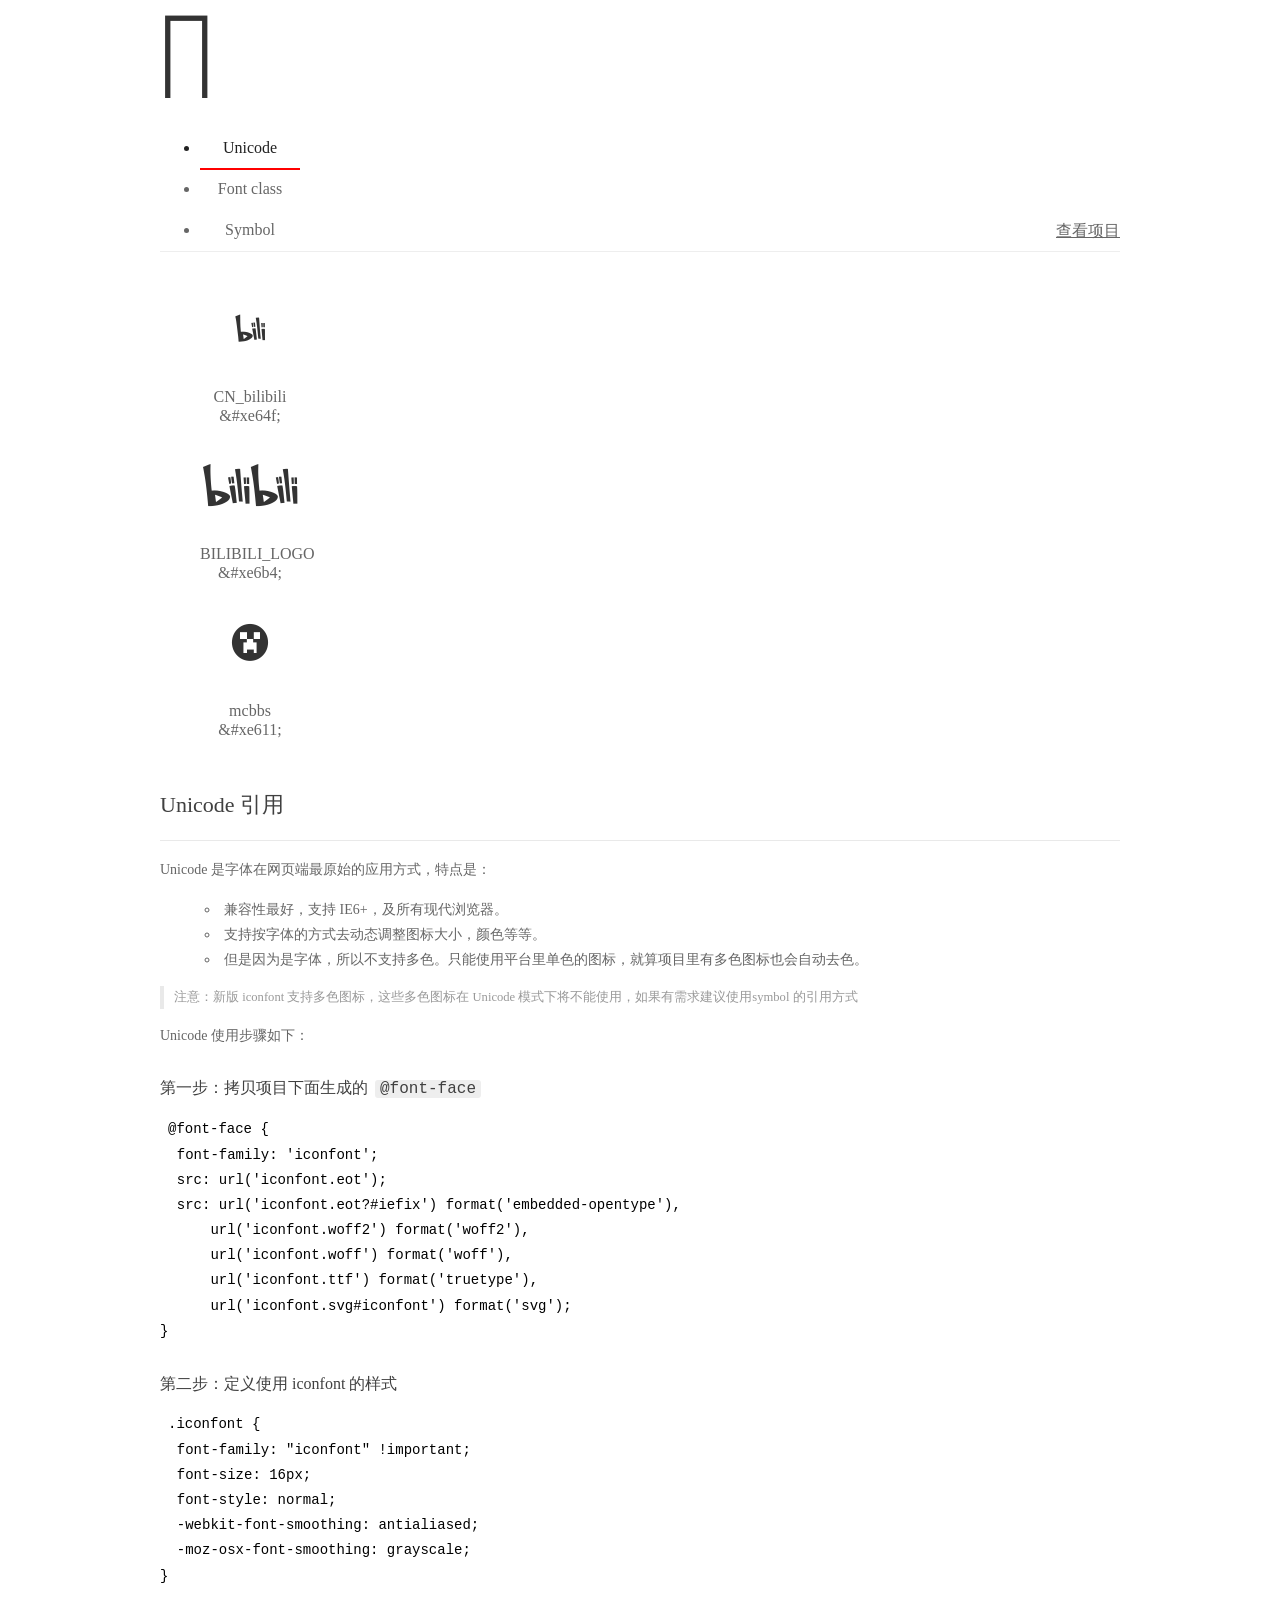
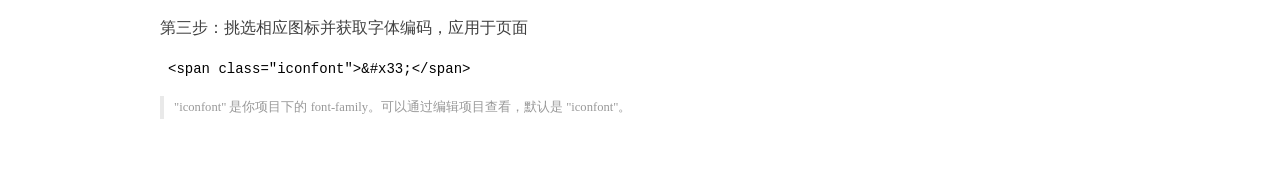
<file: assets/icofont1/demo_index.html>
<!DOCTYPE html>
<html>
<head>
  <meta charset="utf-8"/>
  <title>IconFont Demo</title>
  <link rel="shortcut icon" href="https://img.alicdn.com/tps/i4/TB1_oz6GVXXXXaFXpXXJDFnIXXX-64-64.ico" type="image/x-icon"/>
  <link rel="stylesheet" href="https://g.alicdn.com/thx/cube/1.3.2/cube.min.css">
  <link rel="stylesheet" href="demo.css">
  <link rel="stylesheet" href="iconfont.css">
  <script src="iconfont.js"></script>
  <!-- jQuery -->
  <script src="https://a1.alicdn.com/oss/uploads/2018/12/26/7bfddb60-08e8-11e9-9b04-53e73bb6408b.js"></script>
  <!-- 代码高亮 -->
  <script src="https://a1.alicdn.com/oss/uploads/2018/12/26/a3f714d0-08e6-11e9-8a15-ebf944d7534c.js"></script>
</head>
<body>
  <div class="main">
    <h1 class="logo"><a href="https://www.iconfont.cn/" title="iconfont 首页" target="_blank">&#xe86b;</a></h1>
    <div class="nav-tabs">
      <ul id="tabs" class="dib-box">
        <li class="dib active"><span>Unicode</span></li>
        <li class="dib"><span>Font class</span></li>
        <li class="dib"><span>Symbol</span></li>
      </ul>
      
      <a href="https://www.iconfont.cn/manage/index?manage_type=myprojects&projectId=2331965" target="_blank" class="nav-more">查看项目</a>
      
    </div>
    <div class="tab-container">
      <div class="content unicode" style="display: block;">
          <ul class="icon_lists dib-box">
          
            <li class="dib">
              <span class="icon iconfont">&#xe64f;</span>
                <div class="name">CN_bilibili</div>
                <div class="code-name">&amp;#xe64f;</div>
              </li>
          
            <li class="dib">
              <span class="icon iconfont">&#xe6b4;</span>
                <div class="name">BILIBILI_LOGO</div>
                <div class="code-name">&amp;#xe6b4;</div>
              </li>
          
            <li class="dib">
              <span class="icon iconfont">&#xe611;</span>
                <div class="name">mcbbs</div>
                <div class="code-name">&amp;#xe611;</div>
              </li>
          
          </ul>
          <div class="article markdown">
          <h2 id="unicode-">Unicode 引用</h2>
          <hr>

          <p>Unicode 是字体在网页端最原始的应用方式，特点是：</p>
          <ul>
            <li>兼容性最好，支持 IE6+，及所有现代浏览器。</li>
            <li>支持按字体的方式去动态调整图标大小，颜色等等。</li>
            <li>但是因为是字体，所以不支持多色。只能使用平台里单色的图标，就算项目里有多色图标也会自动去色。</li>
          </ul>
          <blockquote>
            <p>注意：新版 iconfont 支持多色图标，这些多色图标在 Unicode 模式下将不能使用，如果有需求建议使用symbol 的引用方式</p>
          </blockquote>
          <p>Unicode 使用步骤如下：</p>
          <h3 id="-font-face">第一步：拷贝项目下面生成的 <code>@font-face</code></h3>
<pre><code class="language-css"
>@font-face {
  font-family: 'iconfont';
  src: url('iconfont.eot');
  src: url('iconfont.eot?#iefix') format('embedded-opentype'),
      url('iconfont.woff2') format('woff2'),
      url('iconfont.woff') format('woff'),
      url('iconfont.ttf') format('truetype'),
      url('iconfont.svg#iconfont') format('svg');
}
</code></pre>
          <h3 id="-iconfont-">第二步：定义使用 iconfont 的样式</h3>
<pre><code class="language-css"
>.iconfont {
  font-family: "iconfont" !important;
  font-size: 16px;
  font-style: normal;
  -webkit-font-smoothing: antialiased;
  -moz-osx-font-smoothing: grayscale;
}
</code></pre>
          <h3 id="-">第三步：挑选相应图标并获取字体编码，应用于页面</h3>
<pre>
<code class="language-html"
>&lt;span class="iconfont"&gt;&amp;#x33;&lt;/span&gt;
</code></pre>
          <blockquote>
            <p>"iconfont" 是你项目下的 font-family。可以通过编辑项目查看，默认是 "iconfont"。</p>
          </blockquote>
          </div>
      </div>
      <div class="content font-class">
        <ul class="icon_lists dib-box">
          
          <li class="dib">
            <span class="icon iconfont iconCN_bilibili"></span>
            <div class="name">
              CN_bilibili
            </div>
            <div class="code-name">.iconCN_bilibili
            </div>
          </li>
          
          <li class="dib">
            <span class="icon iconfont iconbilibili"></span>
            <div class="name">
              BILIBILI_LOGO
            </div>
            <div class="code-name">.iconbilibili
            </div>
          </li>
          
          <li class="dib">
            <span class="icon iconfont iconmcbbs"></span>
            <div class="name">
              mcbbs
            </div>
            <div class="code-name">.iconmcbbs
            </div>
          </li>
          
        </ul>
        <div class="article markdown">
        <h2 id="font-class-">font-class 引用</h2>
        <hr>

        <p>font-class 是 Unicode 使用方式的一种变种，主要是解决 Unicode 书写不直观，语意不明确的问题。</p>
        <p>与 Unicode 使用方式相比，具有如下特点：</p>
        <ul>
          <li>兼容性良好，支持 IE8+，及所有现代浏览器。</li>
          <li>相比于 Unicode 语意明确，书写更直观。可以很容易分辨这个 icon 是什么。</li>
          <li>因为使用 class 来定义图标，所以当要替换图标时，只需要修改 class 里面的 Unicode 引用。</li>
          <li>不过因为本质上还是使用的字体，所以多色图标还是不支持的。</li>
        </ul>
        <p>使用步骤如下：</p>
        <h3 id="-fontclass-">第一步：引入项目下面生成的 fontclass 代码：</h3>
<pre><code class="language-html">&lt;link rel="stylesheet" href="./iconfont.css"&gt;
</code></pre>
        <h3 id="-">第二步：挑选相应图标并获取类名，应用于页面：</h3>
<pre><code class="language-html">&lt;span class="iconfont iconxxx"&gt;&lt;/span&gt;
</code></pre>
        <blockquote>
          <p>"
            iconfont" 是你项目下的 font-family。可以通过编辑项目查看，默认是 "iconfont"。</p>
        </blockquote>
      </div>
      </div>
      <div class="content symbol">
          <ul class="icon_lists dib-box">
          
            <li class="dib">
                <svg class="icon svg-icon" aria-hidden="true">
                  <use xlink:href="#iconCN_bilibili"></use>
                </svg>
                <div class="name">CN_bilibili</div>
                <div class="code-name">#iconCN_bilibili</div>
            </li>
          
            <li class="dib">
                <svg class="icon svg-icon" aria-hidden="true">
                  <use xlink:href="#iconbilibili"></use>
                </svg>
                <div class="name">BILIBILI_LOGO</div>
                <div class="code-name">#iconbilibili</div>
            </li>
          
            <li class="dib">
                <svg class="icon svg-icon" aria-hidden="true">
                  <use xlink:href="#iconmcbbs"></use>
                </svg>
                <div class="name">mcbbs</div>
                <div class="code-name">#iconmcbbs</div>
            </li>
          
          </ul>
          <div class="article markdown">
          <h2 id="symbol-">Symbol 引用</h2>
          <hr>

          <p>这是一种全新的使用方式，应该说这才是未来的主流，也是平台目前推荐的用法。相关介绍可以参考这篇<a href="">文章</a>
            这种用法其实是做了一个 SVG 的集合，与另外两种相比具有如下特点：</p>
          <ul>
            <li>支持多色图标了，不再受单色限制。</li>
            <li>通过一些技巧，支持像字体那样，通过 <code>font-size</code>, <code>color</code> 来调整样式。</li>
            <li>兼容性较差，支持 IE9+，及现代浏览器。</li>
            <li>浏览器渲染 SVG 的性能一般，还不如 png。</li>
          </ul>
          <p>使用步骤如下：</p>
          <h3 id="-symbol-">第一步：引入项目下面生成的 symbol 代码：</h3>
<pre><code class="language-html">&lt;script src="./iconfont.js"&gt;&lt;/script&gt;
</code></pre>
          <h3 id="-css-">第二步：加入通用 CSS 代码（引入一次就行）：</h3>
<pre><code class="language-html">&lt;style&gt;
.icon {
  width: 1em;
  height: 1em;
  vertical-align: -0.15em;
  fill: currentColor;
  overflow: hidden;
}
&lt;/style&gt;
</code></pre>
          <h3 id="-">第三步：挑选相应图标并获取类名，应用于页面：</h3>
<pre><code class="language-html">&lt;svg class="icon" aria-hidden="true"&gt;
  &lt;use xlink:href="#icon-xxx"&gt;&lt;/use&gt;
&lt;/svg&gt;
</code></pre>
          </div>
      </div>

    </div>
  </div>
  <script>
  $(document).ready(function () {
      $('.tab-container .content:first').show()

      $('#tabs li').click(function (e) {
        var tabContent = $('.tab-container .content')
        var index = $(this).index()

        if ($(this).hasClass('active')) {
          return
        } else {
          $('#tabs li').removeClass('active')
          $(this).addClass('active')

          tabContent.hide().eq(index).fadeIn()
        }
      })
    })
  </script>
</body>
</html>
</file>
<file: assets/icofont1/demo.css>
/* Logo 字体 */
@font-face {
  font-family: "iconfont logo";
  src: url('https://at.alicdn.com/t/font_985780_km7mi63cihi.eot?t=1545807318834');
  src: url('https://at.alicdn.com/t/font_985780_km7mi63cihi.eot?t=1545807318834#iefix') format('embedded-opentype'),
    url('https://at.alicdn.com/t/font_985780_km7mi63cihi.woff?t=1545807318834') format('woff'),
    url('https://at.alicdn.com/t/font_985780_km7mi63cihi.ttf?t=1545807318834') format('truetype'),
    url('https://at.alicdn.com/t/font_985780_km7mi63cihi.svg?t=1545807318834#iconfont') format('svg');
}

.logo {
  font-family: "iconfont logo";
  font-size: 160px;
  font-style: normal;
  -webkit-font-smoothing: antialiased;
  -moz-osx-font-smoothing: grayscale;
}

/* tabs */
.nav-tabs {
  position: relative;
}

.nav-tabs .nav-more {
  position: absolute;
  right: 0;
  bottom: 0;
  height: 42px;
  line-height: 42px;
  color: #666;
}

#tabs {
  border-bottom: 1px solid #eee;
}

#tabs li {
  cursor: pointer;
  width: 100px;
  height: 40px;
  line-height: 40px;
  text-align: center;
  font-size: 16px;
  border-bottom: 2px solid transparent;
  position: relative;
  z-index: 1;
  margin-bottom: -1px;
  color: #666;
}


#tabs .active {
  border-bottom-color: #f00;
  color: #222;
}

.tab-container .content {
  display: none;
}

/* 页面布局 */
.main {
  padding: 30px 100px;
  width: 960px;
  margin: 0 auto;
}

.main .logo {
  color: #333;
  text-align: left;
  margin-bottom: 30px;
  line-height: 1;
  height: 110px;
  margin-top: -50px;
  overflow: hidden;
  *zoom: 1;
}

.main .logo a {
  font-size: 160px;
  color: #333;
}

.helps {
  margin-top: 40px;
}

.helps pre {
  padding: 20px;
  margin: 10px 0;
  border: solid 1px #e7e1cd;
  background-color: #fffdef;
  overflow: auto;
}

.icon_lists {
  width: 100% !important;
  overflow: hidden;
  *zoom: 1;
}

.icon_lists li {
  width: 100px;
  margin-bottom: 10px;
  margin-right: 20px;
  text-align: center;
  list-style: none !important;
  cursor: default;
}

.icon_lists li .code-name {
  line-height: 1.2;
}

.icon_lists .icon {
  display: block;
  height: 100px;
  line-height: 100px;
  font-size: 42px;
  margin: 10px auto;
  color: #333;
  -webkit-transition: font-size 0.25s linear, width 0.25s linear;
  -moz-transition: font-size 0.25s linear, width 0.25s linear;
  transition: font-size 0.25s linear, width 0.25s linear;
}

.icon_lists .icon:hover {
  font-size: 100px;
}

.icon_lists .svg-icon {
  /* 通过设置 font-size 来改变图标大小 */
  width: 1em;
  /* 图标和文字相邻时，垂直对齐 */
  vertical-align: -0.15em;
  /* 通过设置 color 来改变 SVG 的颜色/fill */
  fill: currentColor;
  /* path 和 stroke 溢出 viewBox 部分在 IE 下会显示
      normalize.css 中也包含这行 */
  overflow: hidden;
}

.icon_lists li .name,
.icon_lists li .code-name {
  color: #666;
}

/* markdown 样式 */
.markdown {
  color: #666;
  font-size: 14px;
  line-height: 1.8;
}

.highlight {
  line-height: 1.5;
}

.markdown img {
  vertical-align: middle;
  max-width: 100%;
}

.markdown h1 {
  color: #404040;
  font-weight: 500;
  line-height: 40px;
  margin-bottom: 24px;
}

.markdown h2,
.markdown h3,
.markdown h4,
.markdown h5,
.markdown h6 {
  color: #404040;
  margin: 1.6em 0 0.6em 0;
  font-weight: 500;
  clear: both;
}

.markdown h1 {
  font-size: 28px;
}

.markdown h2 {
  font-size: 22px;
}

.markdown h3 {
  font-size: 16px;
}

.markdown h4 {
  font-size: 14px;
}

.markdown h5 {
  font-size: 12px;
}

.markdown h6 {
  font-size: 12px;
}

.markdown hr {
  height: 1px;
  border: 0;
  background: #e9e9e9;
  margin: 16px 0;
  clear: both;
}

.markdown p {
  margin: 1em 0;
}

.markdown>p,
.markdown>blockquote,
.markdown>.highlight,
.markdown>ol,
.markdown>ul {
  width: 80%;
}

.markdown ul>li {
  list-style: circle;
}

.markdown>ul li,
.markdown blockquote ul>li {
  margin-left: 20px;
  padding-left: 4px;
}

.markdown>ul li p,
.markdown>ol li p {
  margin: 0.6em 0;
}

.markdown ol>li {
  list-style: decimal;
}

.markdown>ol li,
.markdown blockquote ol>li {
  margin-left: 20px;
  padding-left: 4px;
}

.markdown code {
  margin: 0 3px;
  padding: 0 5px;
  background: #eee;
  border-radius: 3px;
}

.markdown strong,
.markdown b {
  font-weight: 600;
}

.markdown>table {
  border-collapse: collapse;
  border-spacing: 0px;
  empty-cells: show;
  border: 1px solid #e9e9e9;
  width: 95%;
  margin-bottom: 24px;
}

.markdown>table th {
  white-space: nowrap;
  color: #333;
  font-weight: 600;
}

.markdown>table th,
.markdown>table td {
  border: 1px solid #e9e9e9;
  padding: 8px 16px;
  text-align: left;
}

.markdown>table th {
  background: #F7F7F7;
}

.markdown blockquote {
  font-size: 90%;
  color: #999;
  border-left: 4px solid #e9e9e9;
  padding-left: 0.8em;
  margin: 1em 0;
}

.markdown blockquote p {
  margin: 0;
}

.markdown .anchor {
  opacity: 0;
  transition: opacity 0.3s ease;
  margin-left: 8px;
}

.markdown .waiting {
  color: #ccc;
}

.markdown h1:hover .anchor,
.markdown h2:hover .anchor,
.markdown h3:hover .anchor,
.markdown h4:hover .anchor,
.markdown h5:hover .anchor,
.markdown h6:hover .anchor {
  opacity: 1;
  display: inline-block;
}

.markdown>br,
.markdown>p>br {
  clear: both;
}


.hljs {
  display: block;
  background: white;
  padding: 0.5em;
  color: #333333;
  overflow-x: auto;
}

.hljs-comment,
.hljs-meta {
  color: #969896;
}

.hljs-string,
.hljs-variable,
.hljs-template-variable,
.hljs-strong,
.hljs-emphasis,
.hljs-quote {
  color: #df5000;
}

.hljs-keyword,
.hljs-selector-tag,
.hljs-type {
  color: #a71d5d;
}

.hljs-literal,
.hljs-symbol,
.hljs-bullet,
.hljs-attribute {
  color: #0086b3;
}

.hljs-section,
.hljs-name {
  color: #63a35c;
}

.hljs-tag {
  color: #333333;
}

.hljs-title,
.hljs-attr,
.hljs-selector-id,
.hljs-selector-class,
.hljs-selector-attr,
.hljs-selector-pseudo {
  color: #795da3;
}

.hljs-addition {
  color: #55a532;
  background-color: #eaffea;
}

.hljs-deletion {
  color: #bd2c00;
  background-color: #ffecec;
}

.hljs-link {
  text-decoration: underline;
}

/* 代码高亮 */
/* PrismJS 1.15.0
https://prismjs.com/download.html#themes=prism&languages=markup+css+clike+javascript */
/**
 * prism.js default theme for JavaScript, CSS and HTML
 * Based on dabblet (http://dabblet.com)
 * @author Lea Verou
 */
code[class*="language-"],
pre[class*="language-"] {
  color: black;
  background: none;
  text-shadow: 0 1px white;
  font-family: Consolas, Monaco, 'Andale Mono', 'Ubuntu Mono', monospace;
  text-align: left;
  white-space: pre;
  word-spacing: normal;
  word-break: normal;
  word-wrap: normal;
  line-height: 1.5;

  -moz-tab-size: 4;
  -o-tab-size: 4;
  tab-size: 4;

  -webkit-hyphens: none;
  -moz-hyphens: none;
  -ms-hyphens: none;
  hyphens: none;
}

pre[class*="language-"]::-moz-selection,
pre[class*="language-"] ::-moz-selection,
code[class*="language-"]::-moz-selection,
code[class*="language-"] ::-moz-selection {
  text-shadow: none;
  background: #b3d4fc;
}

pre[class*="language-"]::selection,
pre[class*="language-"] ::selection,
code[class*="language-"]::selection,
code[class*="language-"] ::selection {
  text-shadow: none;
  background: #b3d4fc;
}

@media print {

  code[class*="language-"],
  pre[class*="language-"] {
    text-shadow: none;
  }
}

/* Code blocks */
pre[class*="language-"] {
  padding: 1em;
  margin: .5em 0;
  overflow: auto;
}

:not(pre)>code[class*="language-"],
pre[class*="language-"] {
  background: #f5f2f0;
}

/* Inline code */
:not(pre)>code[class*="language-"] {
  padding: .1em;
  border-radius: .3em;
  white-space: normal;
}

.token.comment,
.token.prolog,
.token.doctype,
.token.cdata {
  color: slategray;
}

.token.punctuation {
  color: #999;
}

.namespace {
  opacity: .7;
}

.token.property,
.token.tag,
.token.boolean,
.token.number,
.token.constant,
.token.symbol,
.token.deleted {
  color: #905;
}

.token.selector,
.token.attr-name,
.token.string,
.token.char,
.token.builtin,
.token.inserted {
  color: #690;
}

.token.operator,
.token.entity,
.token.url,
.language-css .token.string,
.style .token.string {
  color: #9a6e3a;
  background: hsla(0, 0%, 100%, .5);
}

.token.atrule,
.token.attr-value,
.token.keyword {
  color: #07a;
}

.token.function,
.token.class-name {
  color: #DD4A68;
}

.token.regex,
.token.important,
.token.variable {
  color: #e90;
}

.token.important,
.token.bold {
  font-weight: bold;
}

.token.italic {
  font-style: italic;
}

.token.entity {
  cursor: help;
}
</file>
<file: assets/icofont1/iconfont.css>
@font-face {font-family: "iconfont";
  src: url('iconfont.eot?t=1610870522321'); /* IE9 */
  src: url('iconfont.eot?t=1610870522321#iefix') format('embedded-opentype'), /* IE6-IE8 */
  url('[data-uri]') format('woff2'),
  url('iconfont.woff?t=1610870522321') format('woff'),
  url('iconfont.ttf?t=1610870522321') format('truetype'), /* chrome, firefox, opera, Safari, Android, iOS 4.2+ */
  url('iconfont.svg?t=1610870522321#iconfont') format('svg'); /* iOS 4.1- */
}

.iconfont {
  font-family: "iconfont" !important;
  font-size: 16px;
  font-style: normal;
  -webkit-font-smoothing: antialiased;
  -moz-osx-font-smoothing: grayscale;
}

.iconCN_bilibili:before {
  content: "\e64f";
}

.iconbilibili:before {
  content: "\e6b4";
}

.iconmcbbs:before {
  content: "\e611";
}
</file>
